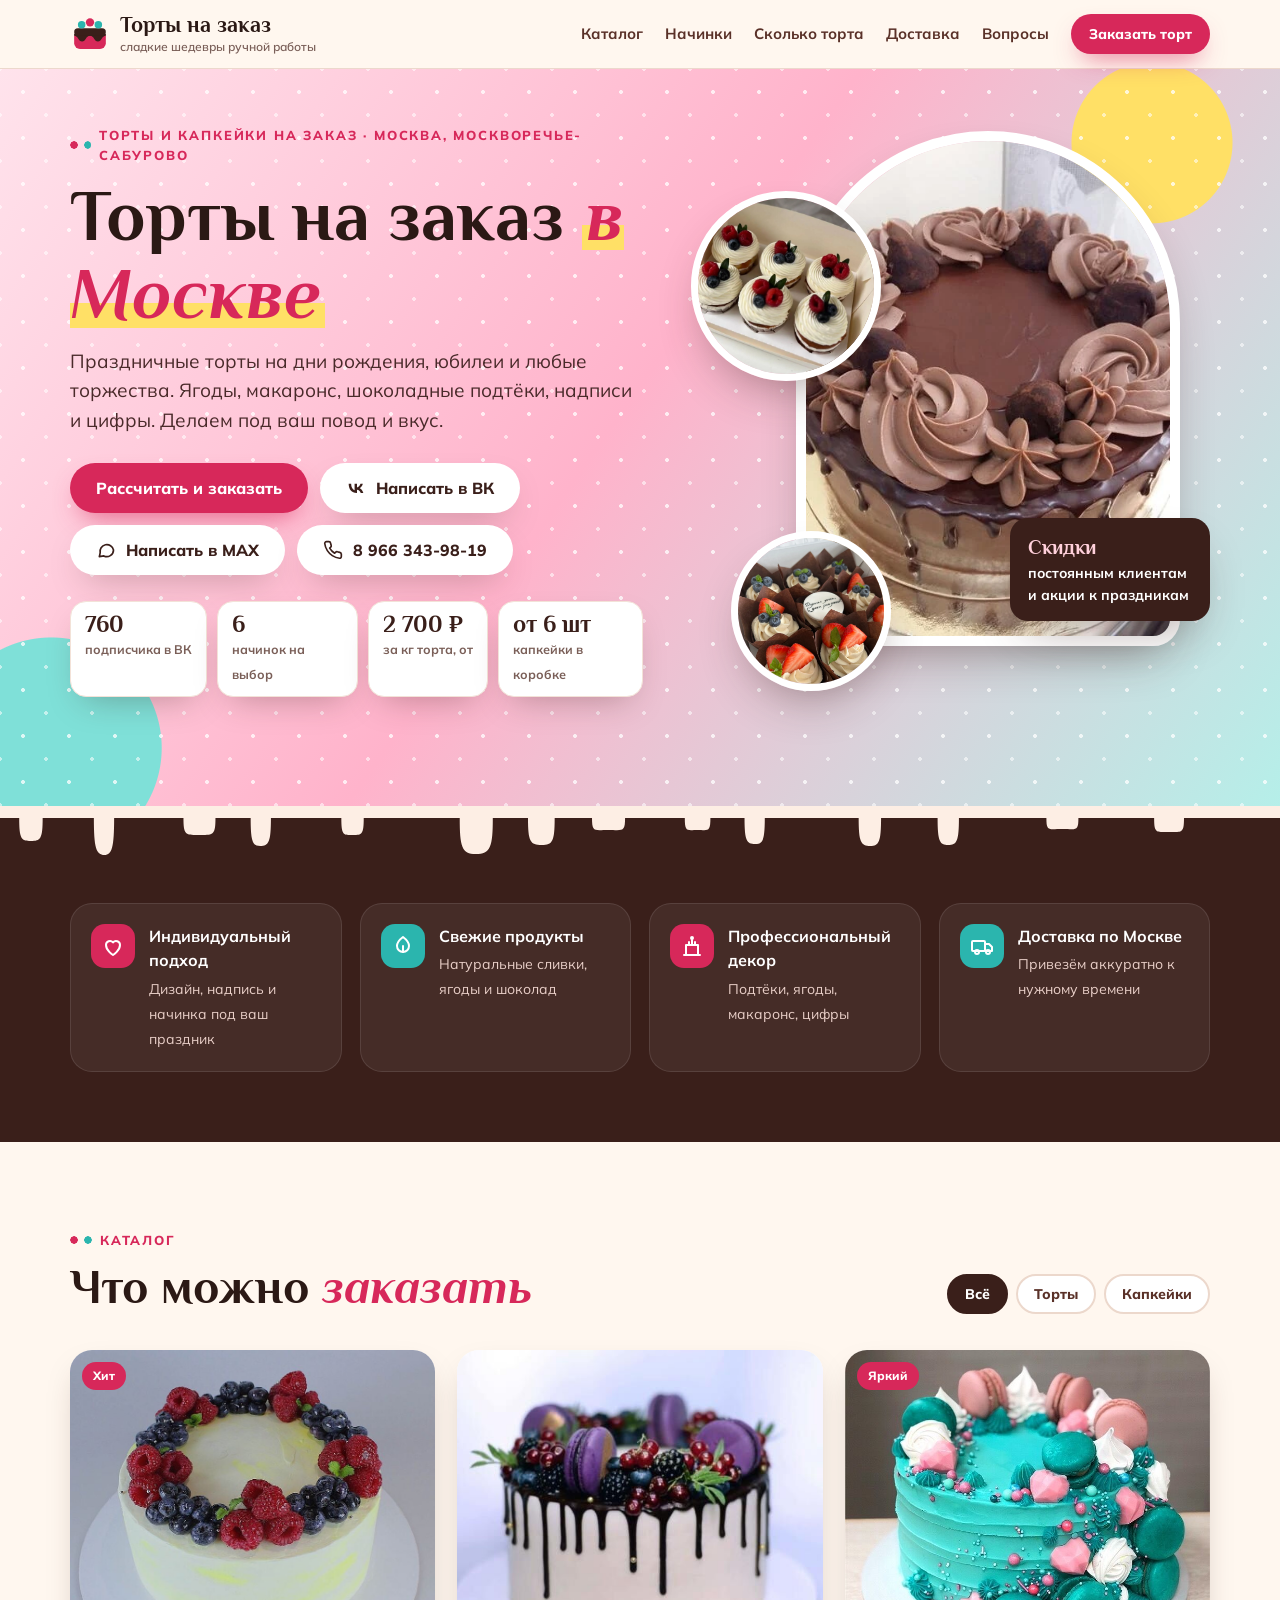
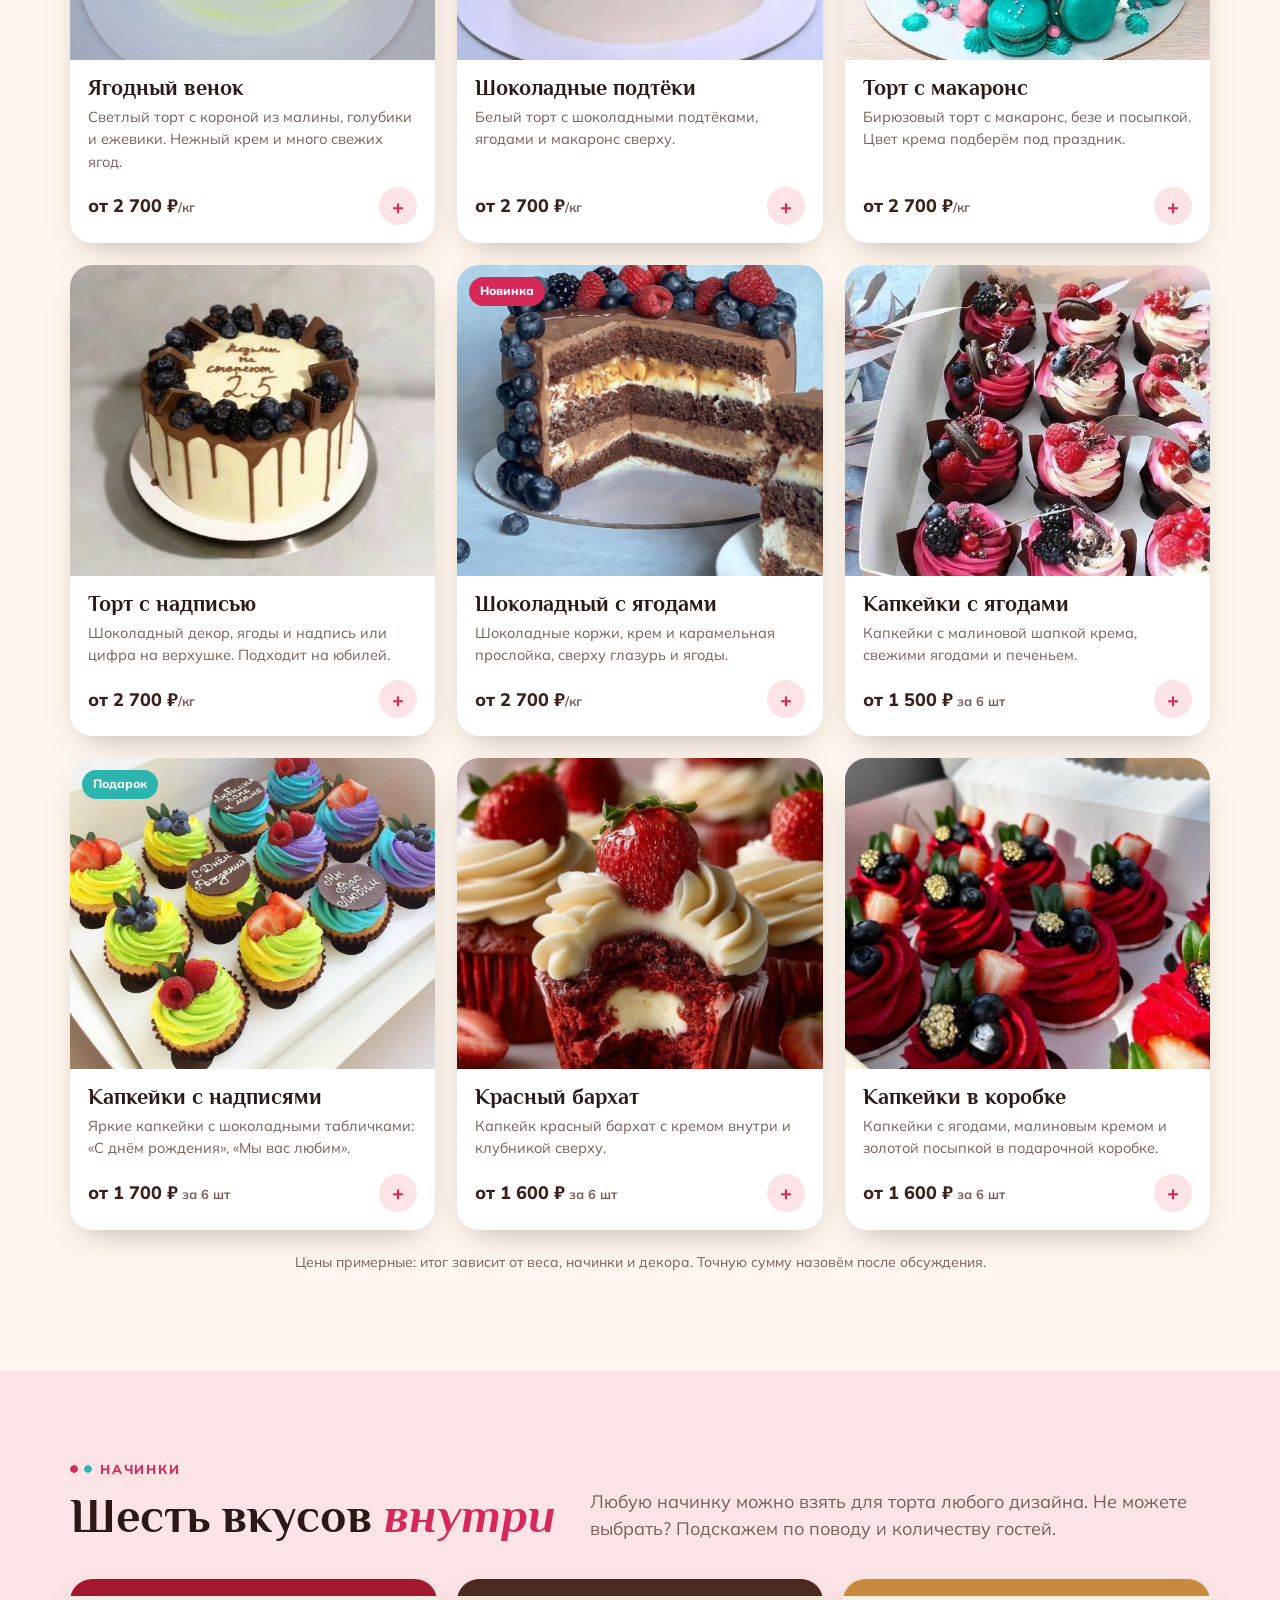
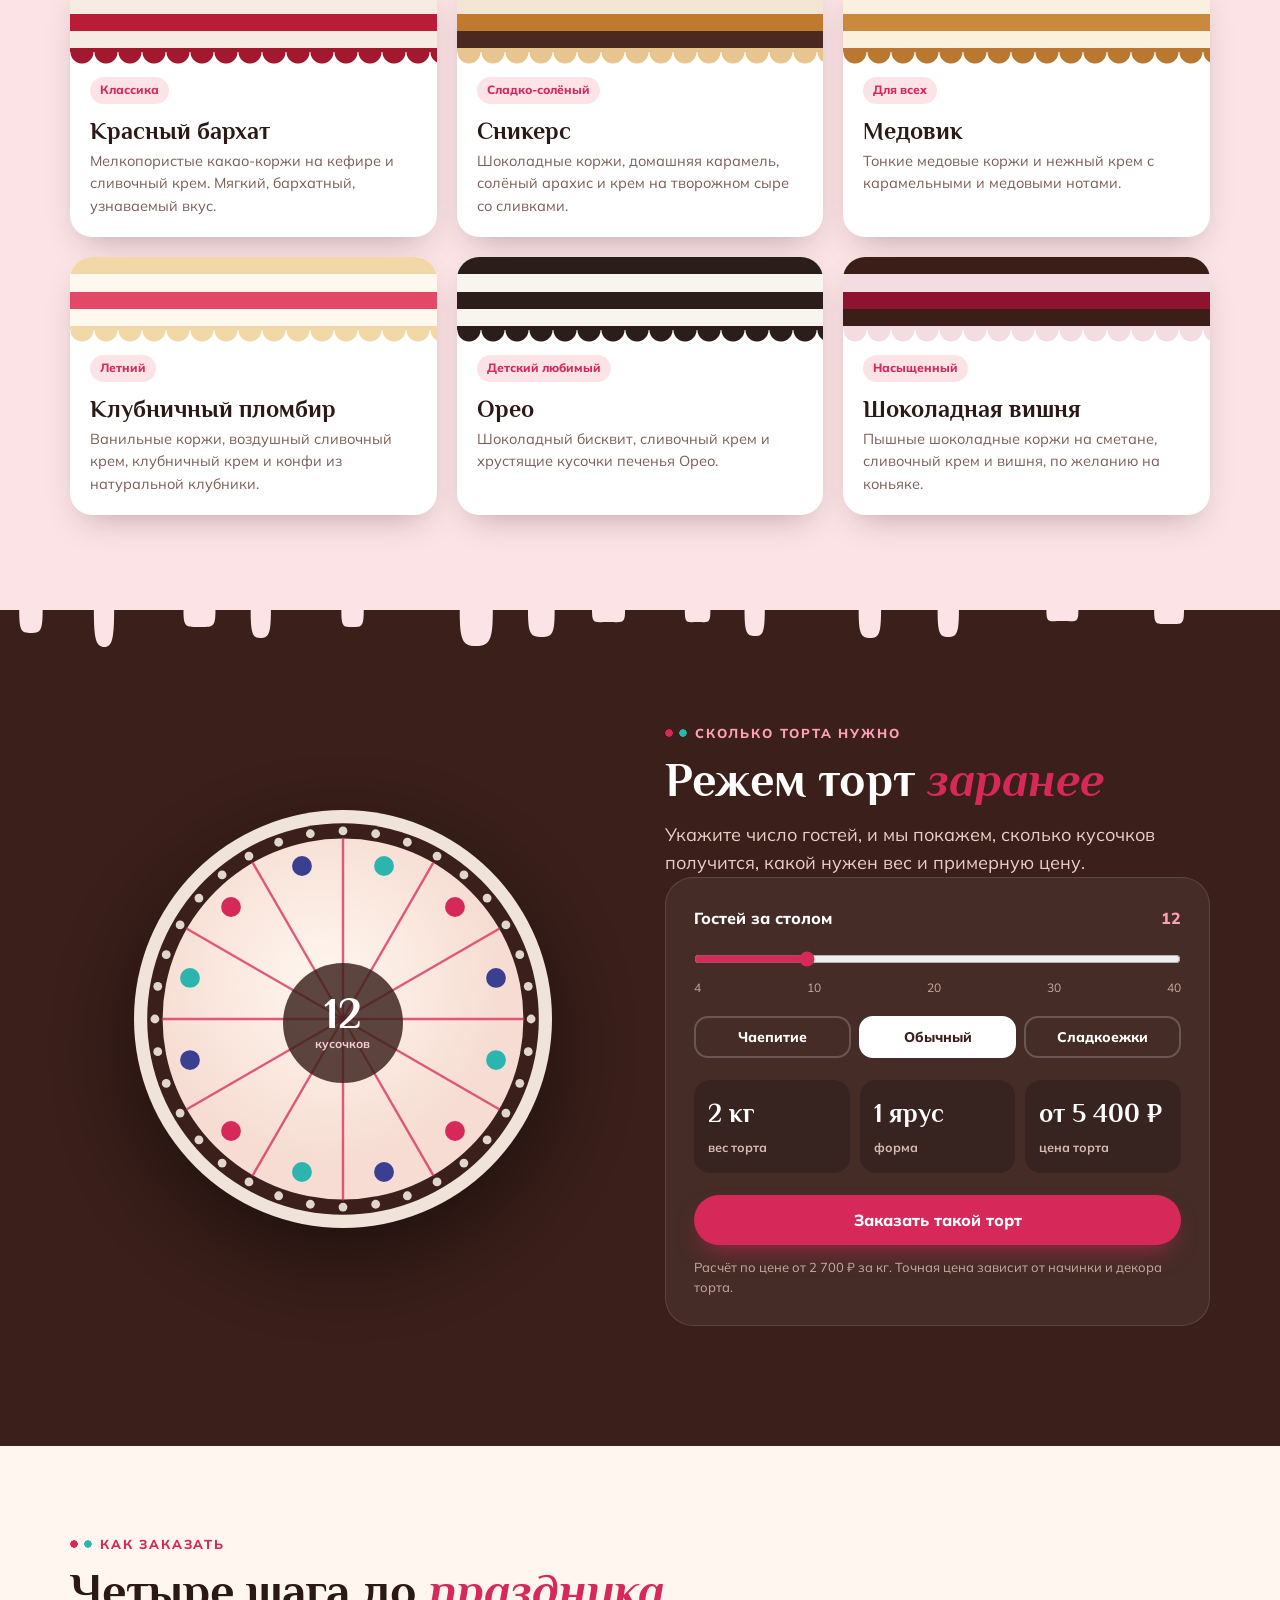
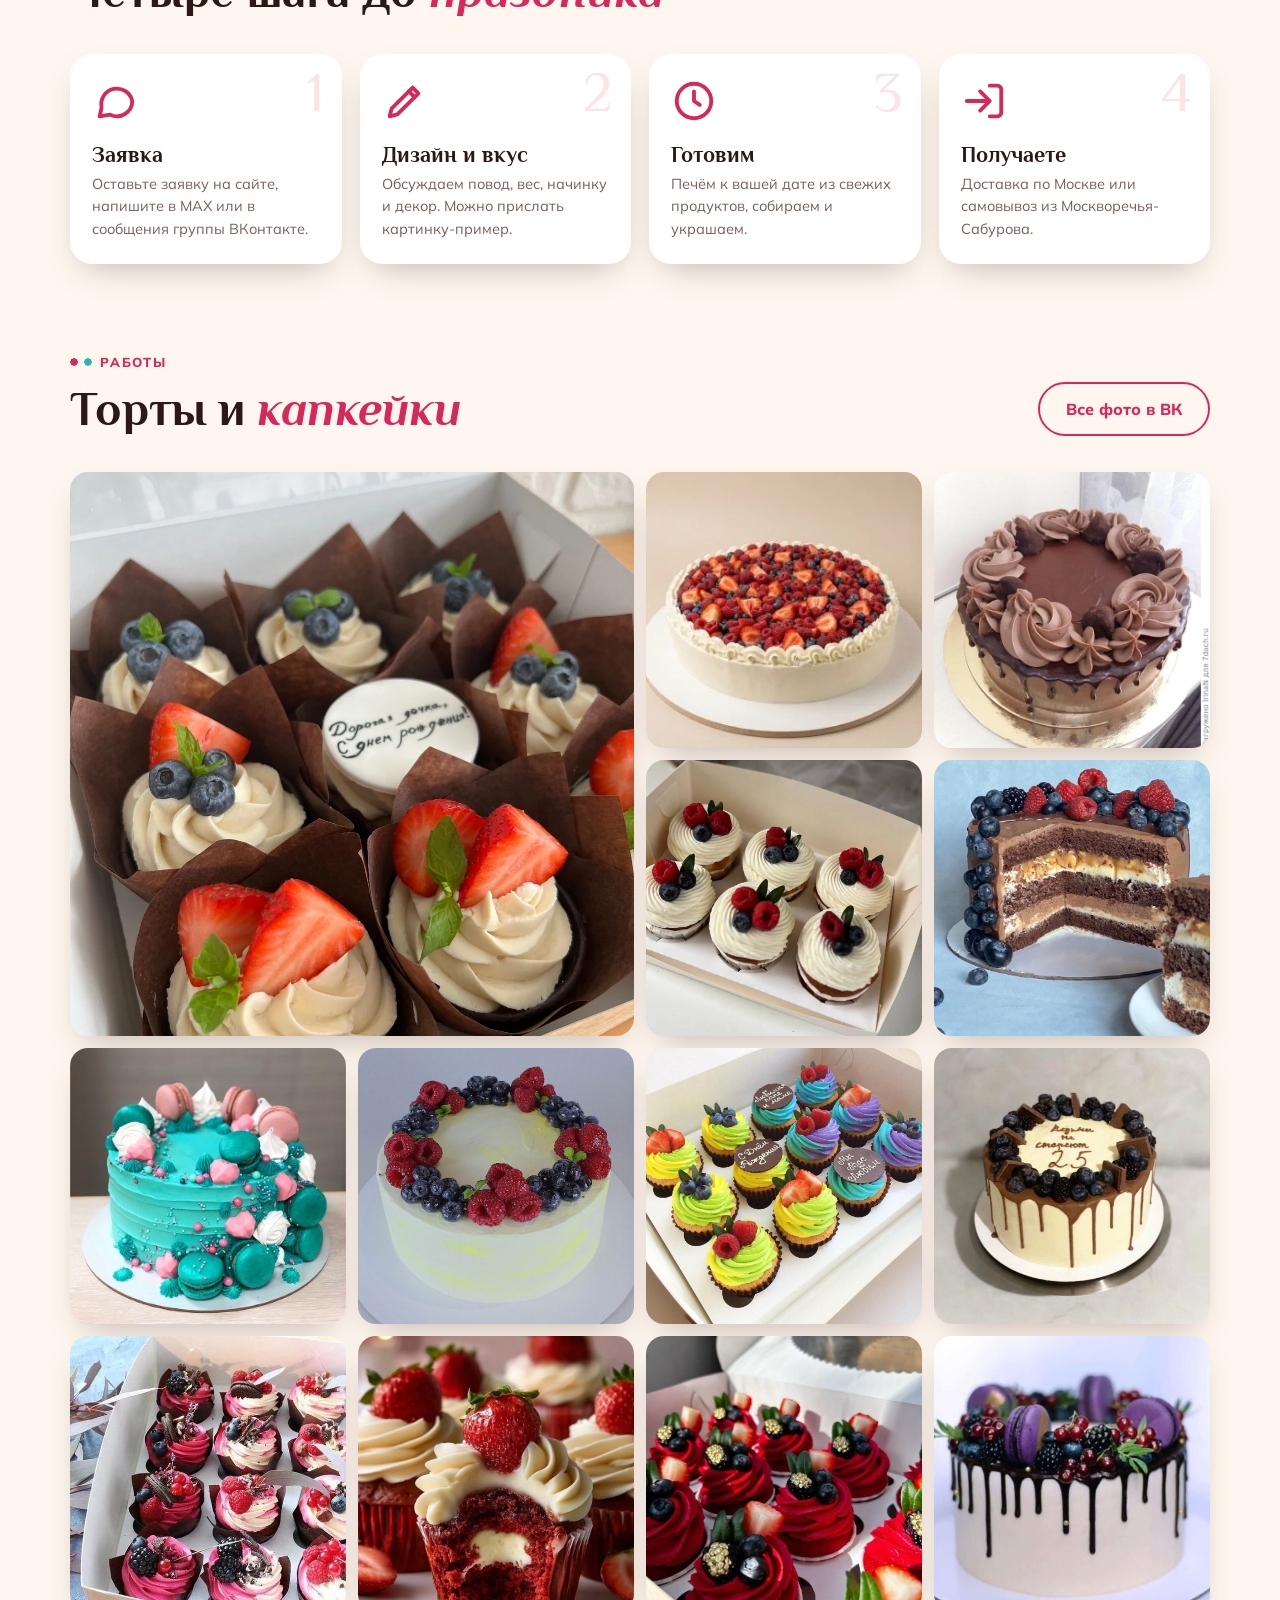
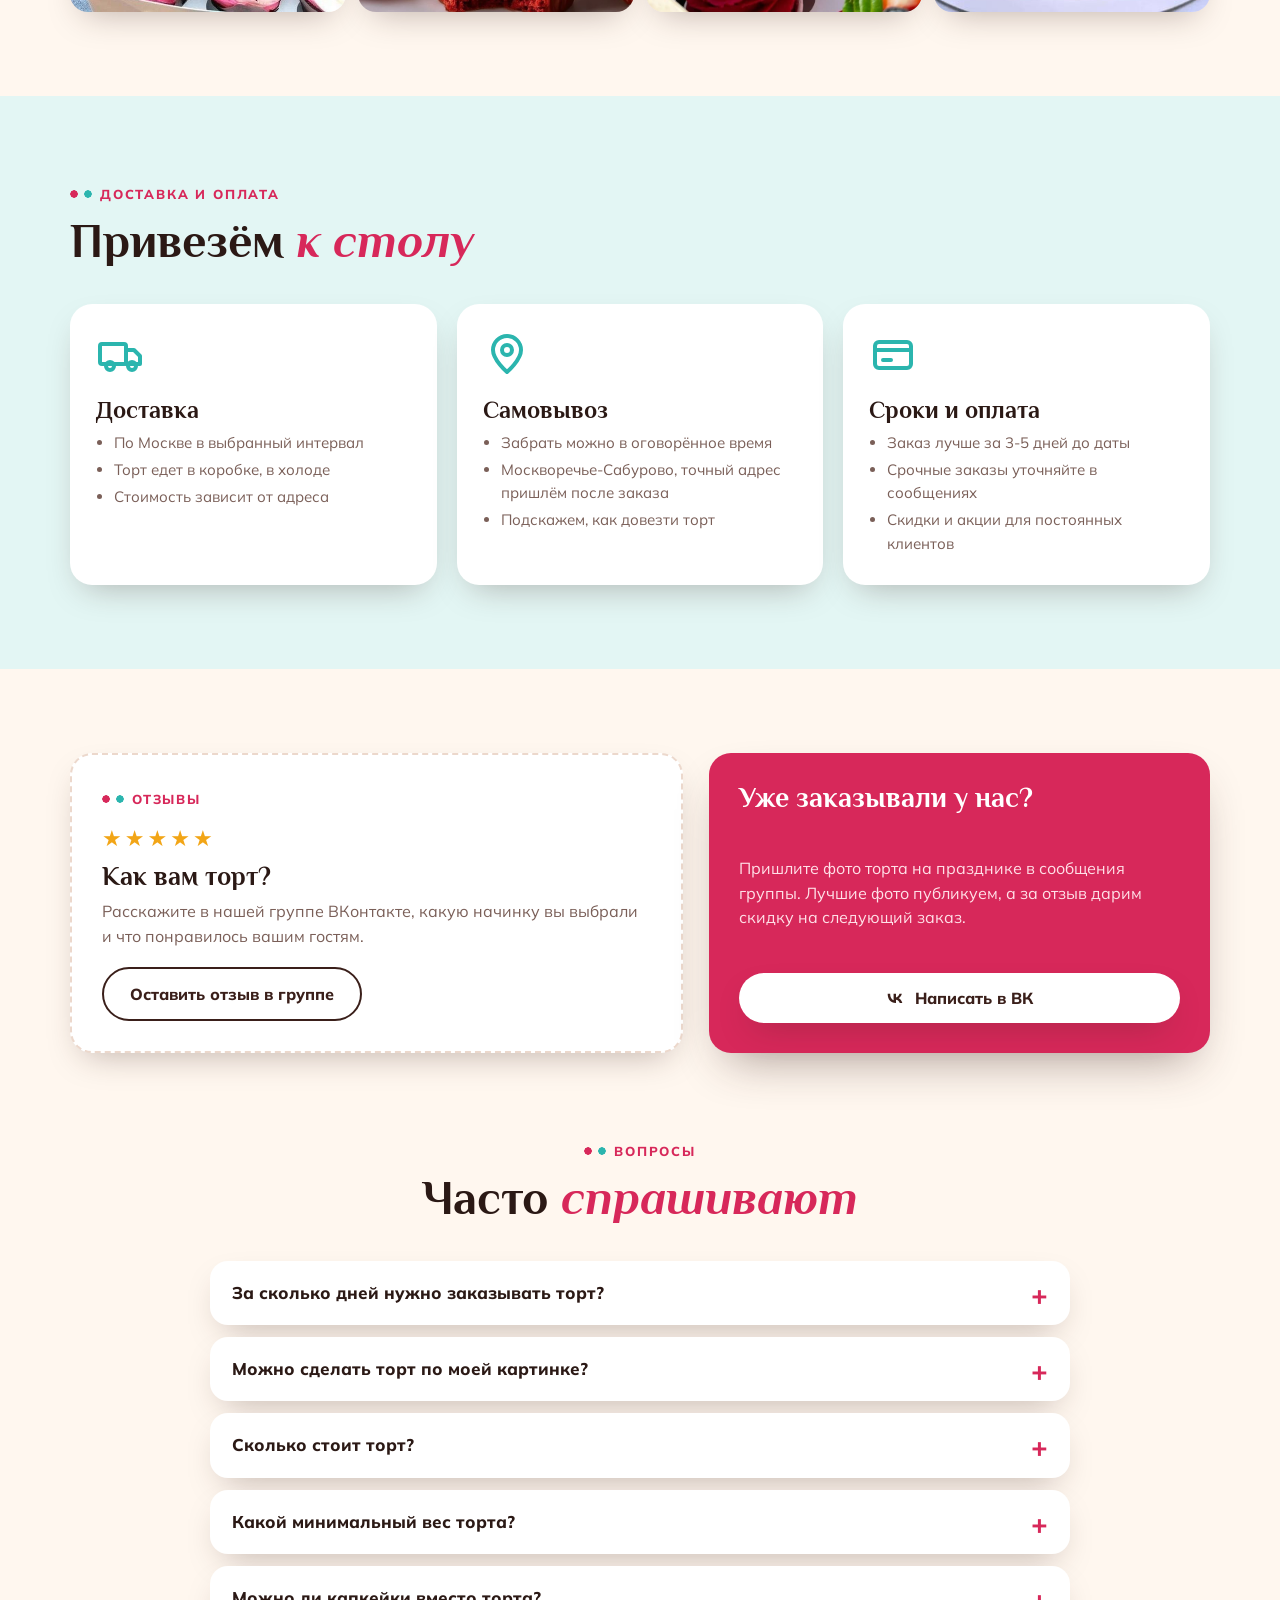
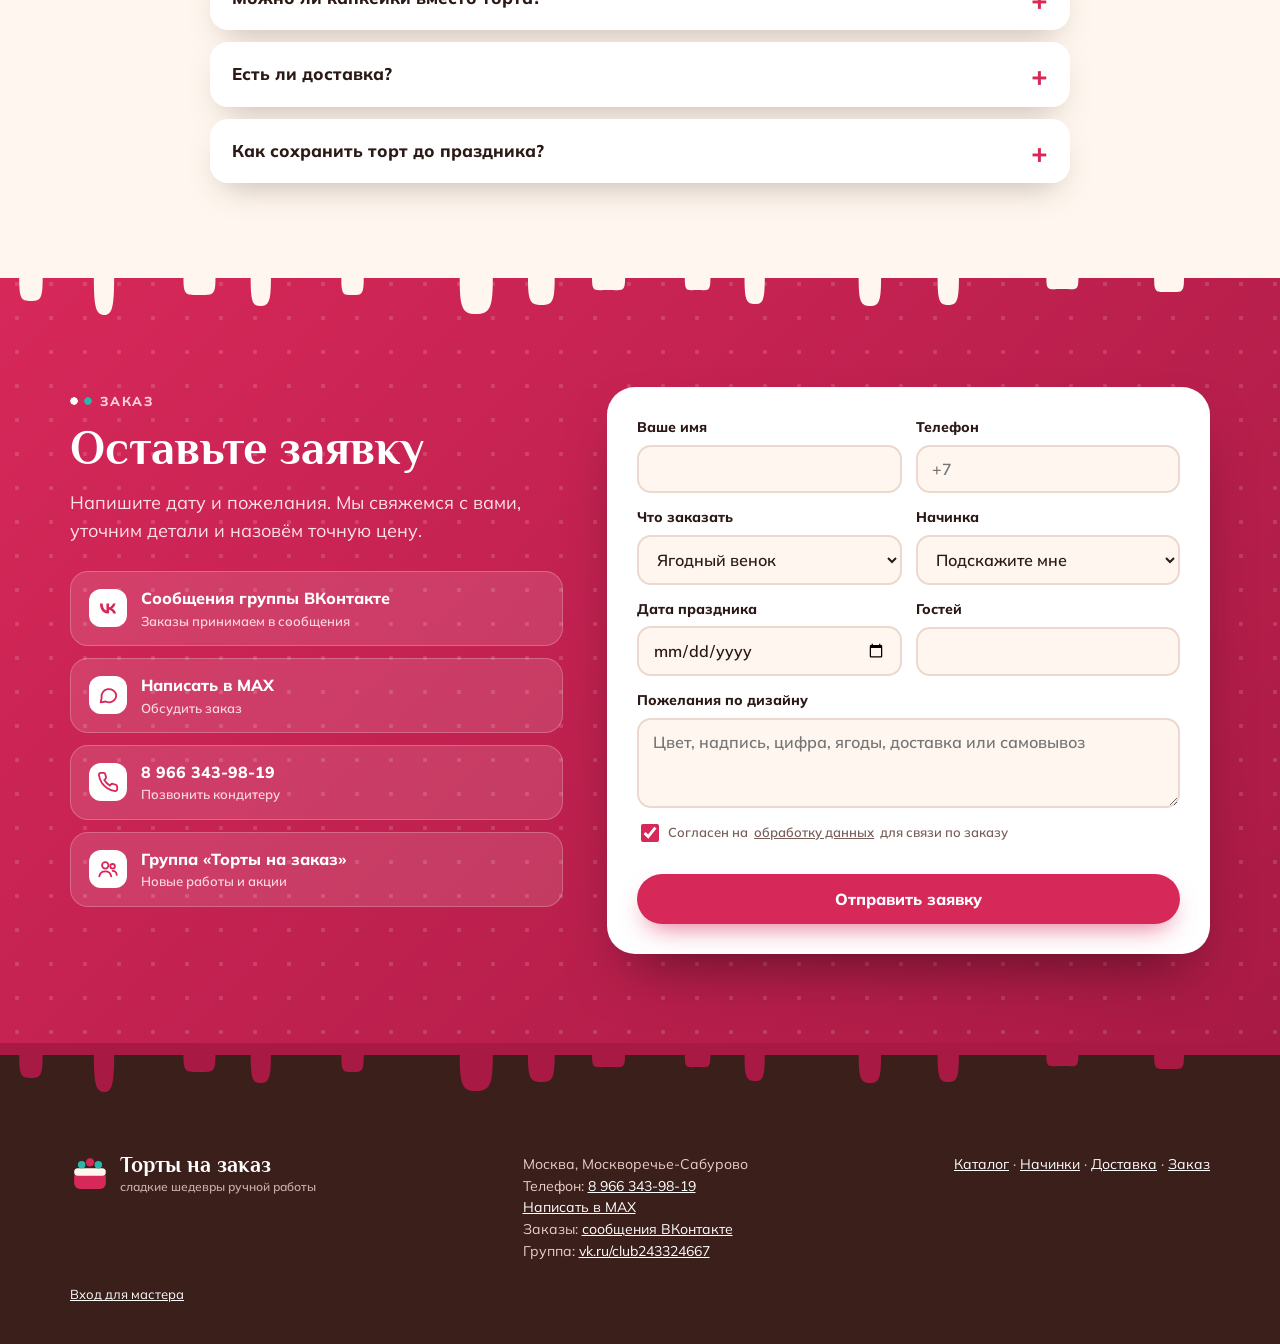
<file: index.html>
<!doctype html>
<html lang="ru">
<head>
<meta charset="utf-8">
<meta name="viewport" content="width=device-width,initial-scale=1">
<link rel="canonical" href="https://torty-saburovo.ru/">
<title>Торты и капкейки на заказ в Москве | Москворечье-Сабурово</title>
<meta name="description" content="Торты на заказ от 2 700 ₽/кг и наборы капкейков. Выберите одну из шести начинок и рассчитайте вес торта по числу гостей. Доставка по Москве, самовывоз в районе Москворечье-Сабурово.">
<link rel="preload" href="fonts/philosopher-n700-cyrillic.woff2" as="font" type="font/woff2" crossorigin>
<link rel="preload" href="fonts/mulish-n-cyrillic.woff2" as="font" type="font/woff2" crossorigin>
<link rel="stylesheet" href="fonts/fonts.css?v=2">
<link rel="stylesheet" href="style.css?v=3">
<link rel="icon" href="data:image/svg+xml,%3Csvg xmlns='http://www.w3.org/2000/svg' viewBox='0 0 64 64'%3E%3Crect x='8' y='26' width='48' height='30' rx='8' fill='%23d7285a'/%3E%3Cpath d='M8 34c6 0 6 8 12 8s6-8 12-8 6 8 12 8 6-8 12-8v-2H8z' fill='%233a1f1a'/%3E%3Ccircle cx='32' cy='16' r='8' fill='%232bb5ae'/%3E%3C/svg%3E">
<script>
(function(m,e,t,r,i,k,a){m[i]=m[i]||function(){(m[i].a=m[i].a||[]).push(arguments)};m[i].l=1*new Date();k=e.createElement(t);a=e.getElementsByTagName(t)[0];k.async=1;k.src=r;a.parentNode.insertBefore(k,a)})(window,document,"script","https://mc.yandex.ru/metrika/tag.js?id=114704759","ym");
ym(114704759,"init",{webvisor:true,clickmap:true,trackLinks:true,accurateTrackBounce:true});
</script>
<script>
document.write('<script src="data.js?t=' + Math.floor(Date.now() / 60000) + '"><\/script>');
</script>
</head>
<body>
<script>
try {
  if (Object.keys(window.SITE_DATA || {}).length || sessionStorage.getItem('saburovo-published')) {
    document.documentElement.classList.add('applying-data');
    const show = () => document.documentElement.classList.remove('applying-data');
    setTimeout(show, 4000);
    window.addEventListener('load', () => {
      try { if (typeof siteReady === 'undefined') show(); } catch { show(); }
    }, {once:true});
  }
} catch {}
</script>
<noscript><img src="https://mc.yandex.ru/watch/114704759" width="1" height="1" alt=""></noscript>
<svg width="0" height="0" style="position:absolute" aria-hidden="true">
 <symbol id="drip" viewBox="0 0 1200 56" preserveAspectRatio="none"><path d="M0 0H1200V12H1110C1110 27.6 1108 26 1096 26C1084 26 1082 27.6 1082 12H1011C1011 25.8 1009 23 996 23C983 23 981 25.8 981 12H899C899 35.4 897 39 889 39C881 39 879 35.4 879 12H826C826 36 824 40 816 40C807 40 805 36 805 12H717C717 34.8 715 38 708 38C700 38 698 34.8 698 12H666C666 26.4 664 24 654 24C644 24 642 26.4 642 12H586C586 26.4 584 24 570 24C557 24 555 26.4 555 12H520C520 35.4 518 39 508 39C497 39 495 35.4 495 12H462C462 40.8 460 48 446 48C433 48 431 40.8 431 12H341C341 29.4 339 29 330 29C322 29 320 29.4 320 12H254C254 36 252 40 244 40C237 40 235 36 235 12H202C202 29.4 200 29 187 29C174 29 172 29.4 172 12H107C107 41.4 105 49 98 49C90 49 88 41.4 88 12H40C40 33 38 35 29 35C20 35 18 33 18 12H0Z"/></symbol>
 <symbol id="i-vk" viewBox="0 0 24 24"><path fill="currentColor" d="M12.8 18c-6 0-9.5-4.1-9.6-11h3c.1 5 2.3 7.2 4.1 7.6V7h2.9v4.3c1.7-.2 3.6-2.2 4.2-4.3h2.8c-.5 2.7-2.4 4.6-3.8 5.4 1.4.7 3.6 2.4 4.4 5.6h-3.1c-.7-2.1-2.4-3.8-4.5-4V18z"/></symbol>
 <symbol id="i-phone" viewBox="0 0 24 24"><path fill="none" stroke="currentColor" stroke-width="2" stroke-linecap="round" stroke-linejoin="round" d="M22 16.9v3a2 2 0 0 1-2.2 2 19.8 19.8 0 0 1-8.6-3.1 19.5 19.5 0 0 1-6-6A19.8 19.8 0 0 1 2.1 4.2 2 2 0 0 1 4.1 2h3a2 2 0 0 1 2 1.7c.1.9.4 1.8.7 2.7a2 2 0 0 1-.5 2.1L8 9.8a16 16 0 0 0 6 6l1.3-1.3a2 2 0 0 1 2.1-.4c.9.3 1.8.6 2.7.7a2 2 0 0 1 1.7 2z"/></symbol>
 <symbol id="i-msg" viewBox="0 0 24 24"><path fill="none" stroke="currentColor" stroke-width="2" stroke-linecap="round" stroke-linejoin="round" d="M21 12a8 8 0 0 1-11.6 7.1L4 20l1-4.6A8 8 0 1 1 21 12z"/></symbol>
</svg>


<header class="hdr">
 <div class="wrap">
  <a class="logo" href="#top" aria-label="Торты на заказ, наверх">
   <svg viewBox="0 0 48 48" aria-hidden="true"><rect x="5" y="20" width="38" height="22" rx="7" fill="#d7285a"/><path d="M5 26c5 0 5 7 9.5 7S19 26 24 26s5 7 9.5 7S38 26 43 26v-2H5z" fill="#3a1f1a"/><rect x="5" y="17" width="38" height="9" rx="4.5" fill="#3a1f1a"/><circle cx="14" cy="13" r="4.5" fill="#2bb5ae"/><circle cx="24" cy="10" r="5" fill="#d7285a"/><circle cx="34" cy="13" r="4.5" fill="#2bb5ae"/></svg>
   <span><x-t data-tk="x-t145xxwn">Торты на заказ</x-t><small data-tk="smallkgl7z5">сладкие шедевры ручной работы</small></span>
  </a>
  <nav class="nav" aria-label="Разделы">
   <a href="#menu" data-tk="a1e9iw7f">Каталог</a><a href="#fillings" data-tk="awfguiw">Начинки</a><a href="#calc" data-tk="asvt5od">Сколько торта</a><a href="#delivery" data-tk="a4xi8g4">Доставка</a><a href="#faq" data-tk="al7nxr6">Вопросы</a>
  </nav>
  <a class="btn btn-r" href="#order" data-tk="ab78rj3">Заказать торт</a>
  <button class="burger" id="burger" aria-label="Меню" aria-expanded="false" aria-controls="mnav"><span></span><span></span><span></span></button>
 </div>
</header>
<nav class="mnav" id="mnav" hidden aria-label="Меню">
 <a href="#menu" data-tk="a1e9iw7f_2">Каталог</a><a href="#fillings" data-tk="awfguiw_2">Начинки</a><a href="#calc" data-tk="a1t6j4nq">Сколько торта нужно</a><a href="#works" data-tk="a1dcpa43">Работы</a><a href="#delivery" data-tk="awemrdw">Доставка и оплата</a><a href="#faq" data-tk="al7nxr6_2">Вопросы</a><a href="#order" data-tk="a1wn5orl">Заказать</a>
</nav>

<main id="top">
<section class="hero">
 <div class="wrap">
  <div>
   <div class="kicker" data-tk="divjpyo9o">Торты и капкейки на заказ · Москва, Москворечье-Сабурово</div>
   <h1><x-t data-tk="x-t145xxwn_2">Торты на заказ</x-t> <em data-tk="em1j177jd">в Москве</em></h1>
   <p class="lead" data-tk="pck5off">Праздничные торты на дни рождения, юбилеи и любые торжества. Ягоды, макаронс, шоколадные подтёки, надписи и цифры. Делаем под ваш повод и вкус.</p>
   <div class="hero-cta">
    <a class="btn btn-r" href="#order" data-tk="a1jhw25m">Рассчитать и заказать</a>
    <a class="btn btn-w" href="https://vk.me/club243324667" target="_blank" rel="noopener"><svg><use href="#i-vk"/></svg><x-t data-tk="x-tpmtqoa">Написать в ВК</x-t></a>
    <a class="btn btn-w" href="https://max.ru/u/f9LHodD0cOJwWjHxovNCDzY8B2bf6vn-MfQ-qfauGo-uVNNt6kenw4cKOT0" target="_blank" rel="noopener"><svg><use href="#i-msg"/></svg><x-t data-tk="x-t1slmgqe">Написать в MAX</x-t></a>
    <a class="btn btn-w" href="tel:+79663439819"><svg><use href="#i-phone"/></svg><span data-phone>8 966 343-98-19</span></a>
   </div>
   <div class="chips">
    <div class="chip"><b data-tk="b3749jp">563</b><span data-tk="span14s8a1l">подписчика в ВК</span></div>
    <div class="chip"><b data-tk="b3t03">6</b><span data-tk="span8ekgnp">начинок на выбор</span></div>
    <div class="chip"><b data-kg>2&nbsp;700&nbsp;₽</b><span data-tk="spanstvyhh">за кг торта, от</span></div>
    <div class="chip"><b data-tk="bcez2at">от 6 шт</b><span data-tk="span1nrj8mq">капкейки в коробке</span></div>
   </div>
  </div>
  <div class="hero-pics">
   <div class="hp-main"><img data-ik="hero-main" src="img/chocolate-cake.webp" alt="Шоколадный торт с глазурью и розетками крема" fetchpriority="high"></div>
   <div class="hp-a"><img data-ik="hero-a" src="img/cupcakes-raspberries.webp" alt="Шесть капкейков со светлым кремом и ягодами"></div>
   <div class="hp-b"><img data-ik="hero-b" src="img/cupcakes-strawberries.webp" alt="Подарочный набор капкейков с клубникой"></div>
   <div class="hp-tag"><b data-tk="b1cyyp68">Скидки</b><x-t data-tk="x-tgbjg7j">постоянным клиентам и акции к праздникам</x-t></div>
  </div>
 </div>
</section>

<section class="ben" aria-label="Почему мы">
 <div class="drip top" style="color:var(--cream2)"><svg fill="currentColor"><use href="#drip"/></svg></div>
 <div class="wrap grid">
  <div class="ben-i"><svg viewBox="0 0 24 24" fill="none" stroke="currentColor" stroke-width="2" stroke-linecap="round" stroke-linejoin="round"><path d="M12 21s-7-4.4-7-10a4 4 0 0 1 7-2.6A4 4 0 0 1 19 11c0 5.6-7 10-7 10z"/></svg><div><b data-tk="b1dd60tf">Индивидуальный подход</b><span data-tk="span17wmqro">Дизайн, надпись и начинка под ваш праздник</span></div></div>
  <div class="ben-i"><svg viewBox="0 0 24 24" fill="none" stroke="currentColor" stroke-width="2" stroke-linecap="round" stroke-linejoin="round"><path d="M12 3c4 3 6 6 6 9a6 6 0 0 1-12 0c0-3 2-6 6-9z"/><path d="M12 12v6"/></svg><div><b data-tk="bnwcqkd">Свежие продукты</b><span data-tk="span1bd2wpn">Натуральные сливки, ягоды и шоколад</span></div></div>
  <div class="ben-i"><svg viewBox="0 0 24 24" fill="none" stroke="currentColor" stroke-width="2" stroke-linecap="round" stroke-linejoin="round"><path d="M4 21h16M6 21V11h12v10M9 11V8m3 3V6m3 5V8"/><circle cx="12" cy="4" r="1"/></svg><div><b data-tk="b1a7onz7">Профессиональный декор</b><span data-tk="span16257et">Подтёки, ягоды, макаронс, цифры</span></div></div>
  <div class="ben-i"><svg viewBox="0 0 24 24" fill="none" stroke="currentColor" stroke-width="2" stroke-linecap="round" stroke-linejoin="round"><rect x="2" y="7" width="13" height="10" rx="1"/><path d="M15 10h4l3 3v4h-7"/><circle cx="7" cy="18" r="2"/><circle cx="18" cy="18" r="2"/></svg><div><b data-tk="b1lwr1dn">Доставка по Москве</b><span data-tk="spanhcyta0">Привезём аккуратно к нужному времени</span></div></div>
 </div>
</section>

<section class="sec" id="menu">
 <div class="wrap">
  <div class="sec-head">
   <div><div class="kicker" data-tk="div1e9iw7f">Каталог</div><h2><x-t data-tk="x-toi88uh">Что можно</x-t> <em data-tk="emzddzup">заказать</em></h2></div>
   <div class="filters" role="group" aria-label="Фильтр">
    <button class="on" data-f="all" data-tk="button36i093">Всё</button><button data-f="cake" data-tk="button1h700ts">Торты</button><button data-f="cup" data-tk="button10qtjqc">Капкейки</button>
   </div>
  </div>
  <div class="cards" id="cards"></div>
  <p class="note" data-tk="pkti3un">Цены примерные: итог зависит от веса, начинки и декора. Точную сумму назовём после обсуждения.</p>
 </div>
</section>

<section class="sec fill" id="fillings">
 <div class="wrap">
  <div class="sec-head"><div><div class="kicker" data-tk="divwfguiw">Начинки</div><h2><x-t data-tk="x-t17jlldd">Шесть вкусов</x-t> <em data-tk="emkbxeab">внутри</em></h2></div><p class="lead" data-tk="p1veaeyn">Любую начинку можно взять для торта любого дизайна. Не можете выбрать? Подскажем по поводу и количеству гостей.</p></div>
  <div class="fgrid" id="fgrid"></div>
 </div>
</section>

<section class="slicer" id="calc">
 <div class="drip top" style="color:var(--blush)"><svg fill="currentColor"><use href="#drip"/></svg></div>
 <div class="wrap sl">
  <div class="sl-vis">
   <svg id="cakeSvg" viewBox="0 0 400 400" role="img" aria-label="Торт, разделённый на кусочки"></svg>
   <div class="sl-num"><div><b id="slN">12</b><span data-tk="spanz5lg36">кусочков</span></div></div>
  </div>
  <div>
   <div class="kicker" data-tk="div1t6j4nq">Сколько торта нужно</div>
   <h2><x-t data-tk="x-t1jj7pwx">Режем торт</x-t> <em data-tk="em167x98v">заранее</em></h2>
   <p class="lead" data-tk="p4b501w">Укажите число гостей, и мы покажем, сколько кусочков получится, какой нужен вес и примерную цену.</p>
   <div class="sl-ctl">
    <label for="guests"><x-t data-tk="x-tdcrin8">Гостей за столом</x-t> <output id="gOut">12</output></label>
    <input type="range" id="guests" min="4" max="40" value="12" step="1">
    <div class="sl-steps"><span data-tk="span3t01">4</span><span data-tk="span3hl44">10</span><span data-tk="span3hl53">20</span><span data-tk="span3hl5y">30</span><span data-tk="span3hkzl">40</span></div>
    <div class="seg" role="group" aria-label="Размер кусочка">
     <button data-p="0.12" data-tk="button35n8dr">Чаепитие</button><button class="on" data-p="0.15" data-tk="buttonwi91yh">Обычный</button><button data-p="0.2" data-tk="button1pqulb2">Сладкоежки</button>
    </div>
    <div class="sl-res">
     <div><b id="rW">2 кг</b><span data-tk="span12o8s4t">вес торта</span></div>
     <div><b id="rT">1 ярус</b><span data-tk="span1hsh4r7">форма</span></div>
     <div><b id="rP">от 5 400 ₽</b><span data-tk="span1r8gk51">цена торта</span></div>
    </div>
    <a class="btn btn-r" href="#order" id="calcOrder" style="width:100%" data-tk="aazz0ls">Заказать такой торт</a>
    <p class="sl-hint"><x-t data-tk="x-tieqih2">Расчёт по цене от</x-t> <span data-kg>2 700 ₽</span> <x-t data-tk="x-t3rs7wo">за кг. Точная цена зависит от начинки и декора торта.</x-t></p>
   </div>
  </div>
 </div>
</section>

<section class="sec" id="how">
 <div class="wrap">
  <div class="sec-head"><div><div class="kicker" data-tk="div8v8i7l">Как заказать</div><h2><x-t data-tk="x-tdyqph6">Четыре шага до</x-t> <em data-tk="em1qzhe1y">праздника</em></h2></div></div>
  <div class="steps">
   <div class="step"><svg viewBox="0 0 24 24" fill="none" stroke="currentColor" stroke-width="2" stroke-linecap="round" stroke-linejoin="round"><use href="#i-msg"/></svg><h3 data-tk="h310kpjbp">Заявка</h3><p data-tk="p182s7i1">Оставьте заявку на сайте, напишите в MAX или в сообщения группы ВКонтакте.</p></div>
   <div class="step"><svg viewBox="0 0 24 24" fill="none" stroke="currentColor" stroke-width="2" stroke-linecap="round" stroke-linejoin="round"><path d="M4 20l4-1L19 8l-3-3L5 16z"/><path d="M14 7l3 3"/></svg><h3 data-tk="h31gybm60">Дизайн и вкус</h3><p data-tk="pjp0h0k">Обсуждаем повод, вес, начинку и декор. Можно прислать картинку-пример.</p></div>
   <div class="step"><svg viewBox="0 0 24 24" fill="none" stroke="currentColor" stroke-width="2" stroke-linecap="round" stroke-linejoin="round"><circle cx="12" cy="12" r="9"/><path d="M12 7v5l3 2"/></svg><h3 data-tk="h31nfl0le">Готовим</h3><p data-tk="pbyyk1z">Печём к вашей дате из свежих продуктов, собираем и украшаем.</p></div>
   <div class="step"><svg viewBox="0 0 24 24" fill="none" stroke="currentColor" stroke-width="2" stroke-linecap="round" stroke-linejoin="round"><path d="M3 12h11M10 7l5 5-5 5"/><path d="M15 4h4a2 2 0 0 1 2 2v12a2 2 0 0 1-2 2h-4"/></svg><h3 data-tk="h3179g9gp">Получаете</h3><p data-tk="p9eui6e">Доставка по Москве или самовывоз из Москворечья-Сабурова.</p></div>
  </div>
 </div>
</section>

<section class="sec" id="works" style="padding-top:0">
 <div class="wrap">
  <div class="sec-head"><div><div class="kicker" data-tk="div1dcpa43">Работы</div><h2><x-t data-tk="x-t12kw9bc">Торты и</x-t> <em data-tk="em1tepft0">капкейки</em></h2></div><a class="btn btn-o" href="https://vk.ru/club243324667" target="_blank" rel="noopener" style="color:var(--rasp)" data-tk="a1nlkccf">Все фото в ВК</a></div>
  <div class="gal" id="gal"></div>
 </div>
</section>

<section class="sec dlv" id="delivery">
 <div class="wrap">
  <div class="sec-head"><div><div class="kicker" data-tk="divwemrdw">Доставка и оплата</div><h2><x-t data-tk="x-t18cka8v">Привезём</x-t> <em data-tk="emledyxm">к столу</em></h2></div></div>
  <div class="dgrid">
   <div class="d"><svg viewBox="0 0 24 24" fill="none" stroke="currentColor" stroke-width="2" stroke-linecap="round" stroke-linejoin="round"><rect x="2" y="7" width="13" height="10" rx="1"/><path d="M15 10h4l3 3v4h-7"/><circle cx="7" cy="18" r="2"/><circle cx="18" cy="18" r="2"/></svg><h3>Доставка</h3><ul><li>По Москве в выбранный интервал</li><li>Торт едет в коробке, в холоде</li><li>Стоимость зависит от адреса</li></ul></div>
   <div class="d"><svg viewBox="0 0 24 24" fill="none" stroke="currentColor" stroke-width="2" stroke-linecap="round" stroke-linejoin="round"><path d="M12 21s-7-6-7-11a7 7 0 0 1 14 0c0 5-7 11-7 11z"/><circle cx="12" cy="10" r="2.5"/></svg><h3>Самовывоз</h3><ul><li>Забрать можно в оговорённое время</li><li>Москворечье-Сабурово, точный адрес пришлём после заказа</li><li>Подскажем, как довезти торт</li></ul></div>
   <div class="d"><svg viewBox="0 0 24 24" fill="none" stroke="currentColor" stroke-width="2" stroke-linecap="round" stroke-linejoin="round"><rect x="3" y="6" width="18" height="13" rx="2"/><path d="M3 10h18M7 15h4"/></svg><h3>Сроки и оплата</h3><ul><li>Заказ лучше за 3-5 дней до даты</li><li>Срочные заказы уточняйте в сообщениях</li><li>Скидки и акции для постоянных клиентов</li></ul></div>
  </div>
 </div>
</section>

<section class="sec" id="reviews">
 <div class="wrap rev">
  <div class="rev-box">
   <div class="kicker" data-tk="divet04xo">Отзывы</div>
   <div class="stars" aria-hidden="true">★★★★★</div>
   <h3 data-tk="h3194zxqi">Как вам торт?</h3>
   <p data-tk="p1htzxp5">Расскажите в нашей группе ВКонтакте, какую начинку вы выбрали и что понравилось вашим гостям.</p>
   <a class="btn btn-o" href="https://vk.ru/club243324667" target="_blank" rel="noopener" style="color:var(--choc)" data-tk="a64t0jt">Оставить отзыв в группе</a>
  </div>
  <div class="rev-side">
   <h3 data-tk="h315q7pd1">Уже заказывали у нас?</h3>
   <p data-tk="ppkmku6">Пришлите фото торта на празднике в сообщения группы. Лучшие фото публикуем, а за отзыв дарим скидку на следующий заказ.</p>
   <a class="btn btn-w" href="https://vk.me/club243324667" target="_blank" rel="noopener"><svg><use href="#i-vk"/></svg><x-t data-tk="x-tpmtqoa_2">Написать в ВК</x-t></a>
  </div>
 </div>
 <div class="wrap" id="reviewList" hidden></div>
</section>

<section class="sec" id="faq" style="padding-top:0">
 <div class="wrap">
  <div class="sec-head" style="justify-content:center;text-align:center"><div><div class="kicker" data-tk="divl7nxr6">Вопросы</div><h2><x-t data-tk="x-t1h3jukv">Часто</x-t> <em data-tk="em9qjuvp">спрашивают</em></h2></div></div>
  <div class="faq">
   <details><summary>За сколько дней нужно заказывать торт?</summary><p>Лучше за 3-5 дней, на выходные и праздники ещё раньше. Если торт нужен срочно, напишите в сообщения: проверим, есть ли свободное окно.</p></details>
   <details><summary>Можно сделать торт по моей картинке?</summary><p>Да. Пришлите фото-пример, и мы предложим похожий дизайн под ваш вес и начинку. Надпись, цифру или имя добавим без проблем.</p></details>
   <details><summary>Сколько стоит торт?</summary><p>От 2 700 ₽ за кг. Итоговая цена зависит от начинки и декора, точную назовём после обсуждения дизайна.</p></details>
   <details><summary>Какой минимальный вес торта?</summary><p>От 1 кг. Для расчёта на гостей воспользуйтесь блоком «Сколько торта нужно» выше: в среднем 150 г на человека.</p></details>
   <details><summary>Можно ли капкейки вместо торта?</summary><p>Да, капкейки собираем в коробки от 6 штук. Их удобно раздать гостям, можно сделать набор с надписями.</p></details>
   <details><summary>Есть ли доставка?</summary><p>Да, доставляем по Москве в удобный интервал. Стоимость зависит от адреса, назовём её при оформлении. Можно забрать самостоятельно в районе Москворечье-Сабурово.</p></details>
   <details><summary>Как сохранить торт до праздника?</summary><p>В холодильнике при +2...+6 °C, в коробке. Достаньте торт за 20-30 минут до подачи, так вкус и крем раскроются лучше.</p></details>
  </div>
 </div>
</section>

<section class="sec order" id="order">
 <div class="drip top" style="color:var(--cream)"><svg fill="currentColor"><use href="#drip"/></svg></div>
 <div class="wrap ord">
  <div>
   <div class="kicker" data-tk="div1grk9j3">Заказ</div>
   <h2 data-tk="h21eqfijm">Оставьте заявку</h2>
   <p class="lead" data-tk="pmgdi1f">Напишите дату и пожелания. Мы свяжемся с вами, уточним детали и назовём точную цену.</p>
   <div class="contacts">
    <a href="https://vk.me/club243324667" target="_blank" rel="noopener"><svg><use href="#i-vk"/></svg><div><x-t data-tk="x-t1rbfcz0">Сообщения группы ВКонтакте</x-t><span data-tk="span1xbdg07">Заказы принимаем в сообщения</span></div></a>
    <a href="https://max.ru/u/f9LHodD0cOJwWjHxovNCDzY8B2bf6vn-MfQ-qfauGo-uVNNt6kenw4cKOT0" target="_blank" rel="noopener"><svg><use href="#i-msg"/></svg><div><x-t data-tk="x-t1slmgqe_2">Написать в MAX</x-t><span data-tk="span1bk8ky8">Обсудить заказ</span></div></a>
    <a href="tel:+79663439819"><svg><use href="#i-phone"/></svg><div><span data-phone>8 966 343-98-19</span><span data-tk="span1lqrprp">Позвонить кондитеру</span></div></a>
    <a href="https://vk.ru/club243324667" target="_blank" rel="noopener"><svg viewBox="0 0 24 24" fill="none" stroke="currentColor" stroke-width="2" stroke-linecap="round" stroke-linejoin="round"><circle cx="9" cy="8" r="3.5"/><path d="M2.5 20c.6-3.6 3.2-5.5 6.5-5.5s5.9 1.9 6.5 5.5"/><circle cx="17" cy="9" r="2.5"/><path d="M17 14c2.5 0 4.2 1.6 4.6 4.5"/></svg><div><x-t data-tk="x-tyqtx3r">Группа «Торты на заказ»</x-t><span data-tk="spanlltrc8">Новые работы и акции</span></div></a>
   </div>
  </div>
  <form class="fl ym-hide-content" id="form" novalidate>
   <label><x-t data-tk="x-tyhpgtt">Ваше имя</x-t><input name="name" id="fName" autocomplete="name" required></label>
   <label><x-t data-tk="x-t1105lob">Телефон</x-t><input name="phone" id="fPhone" type="tel" inputmode="tel" autocomplete="tel" placeholder="+7" required></label>
   <label><x-t data-tk="x-t11c2l0a">Что заказать</x-t><select id="fProduct"></select></label>
   <label><x-t data-tk="x-twfguio">Начинка</x-t><select id="fFilling"><option data-tk="option1sf11rq">Подскажите мне</option></select></label>
   <label><x-t data-tk="x-tosjfcg">Дата праздника</x-t><input type="date" id="fDate"></label>
   <label><x-t data-tk="x-t89c32f">Гостей</x-t><input type="number" id="fGuests" min="1" max="200" inputmode="numeric"></label>
   <label class="full"><x-t data-tk="x-t4st7mz">Пожелания по дизайну</x-t><textarea id="fComment" placeholder="Цвет, надпись, цифра, ягоды, доставка или самовывоз"></textarea></label>
   <input class="hp" name="website" id="fWebsite" tabindex="-1" autocomplete="off" aria-hidden="true">
   <label class="agree full"><input type="checkbox" id="fAgree" checked> <x-t data-tk="x-t19l8z6u">Согласен на</x-t> <a href="privacy.html" target="_blank" rel="noopener" data-tk="a1hdwmp0">обработку данных</a> <x-t data-tk="x-t1etmvri">для связи по заказу</x-t></label>
   <div class="err full" id="err" role="alert"></div>
   <div class="full"><button class="btn btn-r" id="submit" type="submit" data-tk="buttonssuxsh">Отправить заявку</button></div>
   <div class="ok full" id="sent" hidden data-tk="diviy9piw">Спасибо, заявка принята! Скоро свяжемся с вами.</div>
   <div class="fb full" id="fallback" hidden><x-t data-tk="x-tg5dp13">Не получилось отправить заявку. Напишите нам в</x-t> <a href="https://vk.me/club243324667" target="_blank" rel="noopener" data-tk="a17wrqdo">сообщения группы ВКонтакте</a><x-t data-tk="x-t10gwyk4">, ответим там.</x-t></div>
  </form>
 </div>
</section>
</main>

<footer>
 <div class="drip top" style="color:#a81a44"><svg fill="currentColor"><use href="#drip"/></svg></div>
 <div class="wrap">
  <div class="ft">
   <a class="logo" href="#top"><svg viewBox="0 0 48 48" aria-hidden="true"><rect x="5" y="20" width="38" height="22" rx="7" fill="#d7285a"/><rect x="5" y="17" width="38" height="9" rx="4.5" fill="#fff7ef"/><circle cx="14" cy="13" r="4.5" fill="#2bb5ae"/><circle cx="24" cy="10" r="5" fill="#d7285a"/><circle cx="34" cy="13" r="4.5" fill="#2bb5ae"/></svg><span><x-t data-tk="x-t145xxwn_3">Торты на заказ</x-t><small data-tk="smallkgl7z5_2">сладкие шедевры ручной работы</small></span></a>
   <div><x-t data-tk="x-t1ymrng0">Москва, Москворечье-Сабурово</x-t><br><x-t data-tk="x-tdm7xpd">Телефон:</x-t> <a href="tel:+79663439819"><span data-phone>8 966 343-98-19</span></a><br><a href="https://max.ru/u/f9LHodD0cOJwWjHxovNCDzY8B2bf6vn-MfQ-qfauGo-uVNNt6kenw4cKOT0" target="_blank" rel="noopener" data-tk="a1slmgqe">Написать в MAX</a><br><x-t data-tk="x-t1wt0pny">Заказы:</x-t> <a href="https://vk.me/club243324667" target="_blank" rel="noopener" data-tk="a8n98gn">сообщения ВКонтакте</a><br><x-t data-tk="x-tfmohpb">Группа:</x-t> <a href="https://vk.ru/club243324667" target="_blank" rel="noopener"><span data-group>vk.ru/club243324667</span></a></div>
   <div><a href="#menu" data-tk="a1e9iw7f_3">Каталог</a> · <a href="#fillings" data-tk="awfguiw_3">Начинки</a> · <a href="#delivery" data-tk="a4xi8g4_2">Доставка</a> · <a href="#order" data-tk="a1grk9j3">Заказ</a></div>
  </div>
  <p class="master-entry"><a href="#master" id="masterEntry">Вход для мастера</a></p>
 </div>
</footer>

<a class="btn btn-r fab" href="#order" data-tk="a1wn5orl_2">Заказать</a>

<dialog id="dlg"><button class="x" id="dlgX" aria-label="Закрыть">×</button><div class="dg"><img id="dImg" alt=""><div class="in"><span class="badge" id="dBadge" style="position:static;align-self:flex-start"></span><h3 id="dTitle"></h3><p id="dText"></p><ul id="dList"></ul><div class="price" id="dPrice"></div><button class="btn btn-r" id="dOrder" data-tk="button1wn5orl">Заказать</button></div></div></dialog>
<dialog id="lb" class="lb"><button class="x" id="lbX" aria-label="Закрыть">×</button><img id="lbImg" alt=""></dialog>

<script src="app.js?v=6"></script>
</body>
</html>
</file>
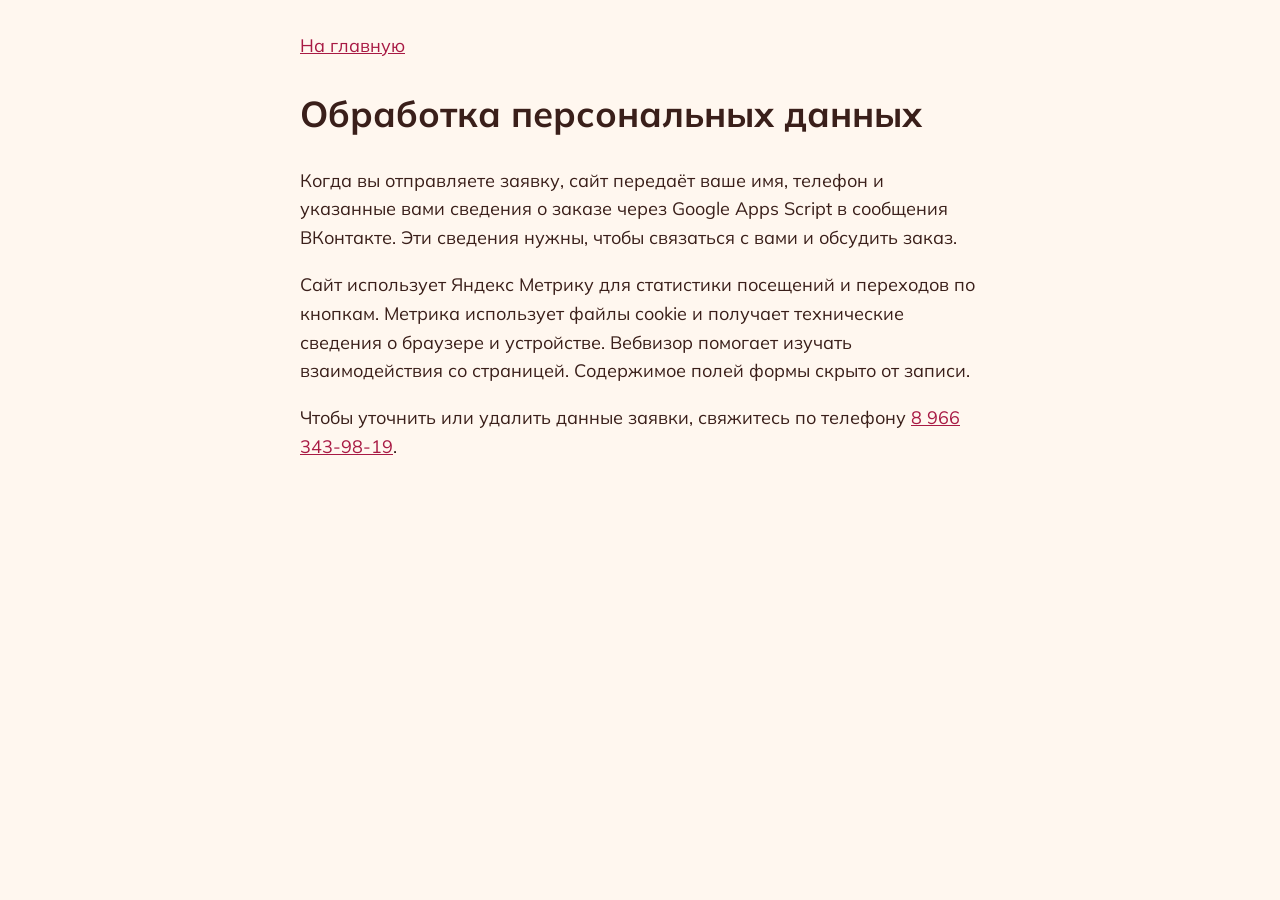
<file: privacy.html>
<!doctype html><html lang="ru"><head><meta charset="utf-8"><meta name="viewport" content="width=device-width,initial-scale=1"><title>Обработка данных | Торты на заказ</title><link rel="stylesheet" href="fonts/fonts.css?v=2"><style>body{font:18px/1.6 Mulish,sans-serif;max-width:680px;margin:auto;padding:32px 20px;background:#fff7ef;color:#3a1f1a}a{color:#a81a44}</style></head><body><main><a href="./">На главную</a><h1>Обработка персональных данных</h1><p>Когда вы отправляете заявку, сайт передаёт ваше имя, телефон и указанные вами сведения о заказе через Google Apps Script в сообщения ВКонтакте. Эти сведения нужны, чтобы связаться с вами и обсудить заказ.</p><p>Сайт использует Яндекс Метрику для статистики посещений и переходов по кнопкам. Метрика использует файлы cookie и получает технические сведения о браузере и устройстве. Вебвизор помогает изучать взаимодействия со страницей. Содержимое полей формы скрыто от записи.</p><p>Чтобы уточнить или удалить данные заявки, свяжитесь по телефону <a href="tel:+79663439819">8 966 343-98-19</a>.</p></main></body></html>
</file>
<file: fonts/fonts.css>
@font-face{font-family:'Mulish';font-style:normal;font-weight:400 800;font-display:swap;src:url(mulish-n-cyrillic.woff2) format('woff2');unicode-range:U+0301, U+0400-045F, U+0490-0491, U+04B0-04B1, U+2116}
@font-face{font-family:'Mulish';font-style:normal;font-weight:400 800;font-display:swap;src:url(mulish-n-latin-ext.woff2) format('woff2');unicode-range:U+0100-02BA, U+02BD-02C5, U+02C7-02CC, U+02CE-02D7, U+02DD-02FF, U+0304, U+0308, U+0329, U+1D00-1DBF, U+1E00-1E9F, U+1EF2-1EFF, U+2020, U+20A0-20AB, U+20AD-20C4, U+2113, U+2C60-2C7F, U+A720-A7FF}
@font-face{font-family:'Mulish';font-style:normal;font-weight:400 800;font-display:swap;src:url(mulish-n-latin.woff2) format('woff2');unicode-range:U+0000-00FF, U+0131, U+0152-0153, U+02BB-02BC, U+02C6, U+02DA, U+02DC, U+0304, U+0308, U+0329, U+2000-206F, U+20AC, U+2122, U+2191, U+2193, U+2212, U+2215, U+FEFF, U+FFFD}
@font-face{font-family:'Philosopher';font-style:italic;font-weight:700;font-display:swap;src:url(philosopher-i700-cyrillic.woff2) format('woff2');unicode-range:U+0301, U+0400-045F, U+0490-0491, U+04B0-04B1, U+2116}
@font-face{font-family:'Philosopher';font-style:italic;font-weight:700;font-display:swap;src:url(philosopher-i700-latin-ext.woff2) format('woff2');unicode-range:U+0100-02BA, U+02BD-02C5, U+02C7-02CC, U+02CE-02D7, U+02DD-02FF, U+0304, U+0308, U+0329, U+1D00-1DBF, U+1E00-1E9F, U+1EF2-1EFF, U+2020, U+20A0-20AB, U+20AD-20C4, U+2113, U+2C60-2C7F, U+A720-A7FF}
@font-face{font-family:'Philosopher';font-style:italic;font-weight:700;font-display:swap;src:url(philosopher-i700-latin.woff2) format('woff2');unicode-range:U+0000-00FF, U+0131, U+0152-0153, U+02BB-02BC, U+02C6, U+02DA, U+02DC, U+0304, U+0308, U+0329, U+2000-206F, U+20AC, U+2122, U+2191, U+2193, U+2212, U+2215, U+FEFF, U+FFFD}
@font-face{font-family:'Philosopher';font-style:normal;font-weight:400;font-display:swap;src:url(philosopher-n400-cyrillic.woff2) format('woff2');unicode-range:U+0301, U+0400-045F, U+0490-0491, U+04B0-04B1, U+2116}
@font-face{font-family:'Philosopher';font-style:normal;font-weight:400;font-display:swap;src:url(philosopher-n400-latin-ext.woff2) format('woff2');unicode-range:U+0100-02BA, U+02BD-02C5, U+02C7-02CC, U+02CE-02D7, U+02DD-02FF, U+0304, U+0308, U+0329, U+1D00-1DBF, U+1E00-1E9F, U+1EF2-1EFF, U+2020, U+20A0-20AB, U+20AD-20C4, U+2113, U+2C60-2C7F, U+A720-A7FF}
@font-face{font-family:'Philosopher';font-style:normal;font-weight:400;font-display:swap;src:url(philosopher-n400-latin.woff2) format('woff2');unicode-range:U+0000-00FF, U+0131, U+0152-0153, U+02BB-02BC, U+02C6, U+02DA, U+02DC, U+0304, U+0308, U+0329, U+2000-206F, U+20AC, U+2122, U+2191, U+2193, U+2212, U+2215, U+FEFF, U+FFFD}
@font-face{font-family:'Philosopher';font-style:normal;font-weight:700;font-display:swap;src:url(philosopher-n700-cyrillic.woff2) format('woff2');unicode-range:U+0301, U+0400-045F, U+0490-0491, U+04B0-04B1, U+2116}
@font-face{font-family:'Philosopher';font-style:normal;font-weight:700;font-display:swap;src:url(philosopher-n700-latin-ext.woff2) format('woff2');unicode-range:U+0100-02BA, U+02BD-02C5, U+02C7-02CC, U+02CE-02D7, U+02DD-02FF, U+0304, U+0308, U+0329, U+1D00-1DBF, U+1E00-1E9F, U+1EF2-1EFF, U+2020, U+20A0-20AB, U+20AD-20C4, U+2113, U+2C60-2C7F, U+A720-A7FF}
@font-face{font-family:'Philosopher';font-style:normal;font-weight:700;font-display:swap;src:url(philosopher-n700-latin.woff2) format('woff2');unicode-range:U+0000-00FF, U+0131, U+0152-0153, U+02BB-02BC, U+02C6, U+02DA, U+02DC, U+0304, U+0308, U+0329, U+2000-206F, U+20AC, U+2122, U+2191, U+2193, U+2212, U+2215, U+FEFF, U+FFFD}
</file>
<file: style.css>
:root{--cream:#fff7ef;--cream2:#fdeee4;--blush:#fbe3e6;--choc:#3a1f1a;--choc2:#5a3128;--rasp:#d7285a;--rasp2:#b81f4b;--mint:#2bb5ae;--mint-l:#e3f6f4;--ink:#2b1915;--mute:#7a5f58;--line:#ecd8cc;--r:22px;--sh:0 14px 34px -14px rgba(58,31,26,.35);--sh2:0 22px 48px -18px rgba(58,31,26,.45)}
*{box-sizing:border-box}
html{scroll-behavior:smooth;scroll-padding-top:76px}
body{margin:0;font-family:'Mulish',system-ui,sans-serif;font-size:16px;line-height:1.55;color:var(--ink);background:var(--cream);-webkit-font-smoothing:antialiased}
img{max-width:100%;display:block}
a{color:inherit}
h1,h2,h3{font-family:'Philosopher',Georgia,serif;font-weight:700;line-height:1.08;margin:0}
h2{font-size:clamp(30px,4.2vw,48px)}
h2 em,h1 em{font-style:italic;color:var(--rasp)}
.wrap{max-width:1180px;margin:0 auto;padding:0 20px}
.kicker{display:inline-flex;align-items:center;gap:8px;font-weight:800;font-size:13px;letter-spacing:.14em;text-transform:uppercase;color:var(--rasp);margin-bottom:12px}
.kicker:before{content:"";width:22px;height:8px;border-radius:8px;background:radial-gradient(circle at 4px 4px,var(--rasp) 3.5px,transparent 4px),radial-gradient(circle at 18px 4px,var(--mint) 3.5px,transparent 4px)}
.lead{color:var(--mute);font-size:18px;max-width:620px;margin:14px 0 0}
.sec{padding:84px 0;position:relative}
.sec-head{display:flex;justify-content:space-between;align-items:end;gap:24px;margin-bottom:36px;flex-wrap:wrap}
.btn{display:inline-flex;align-items:center;justify-content:center;gap:10px;border:0;border-radius:999px;padding:15px 26px;font:800 16px 'Mulish',sans-serif;cursor:pointer;text-decoration:none;transition:transform .2s,box-shadow .2s,background .2s}
.btn:hover{transform:translateY(-2px)}
.btn-r{background:var(--rasp);color:#fff;box-shadow:0 12px 26px -10px rgba(215,40,90,.7)}
.btn-r:hover{background:var(--rasp2)}
.btn-w{background:#fff;color:var(--choc);box-shadow:var(--sh)}
.btn-o{background:transparent;color:inherit;border:2px solid currentColor}
.btn svg{width:20px;height:20px}
.mockup{background:var(--choc);color:#ffd9e2;text-align:center;font-size:13px;padding:7px 12px;font-weight:600}

/* header */
.hdr{position:sticky;top:0;z-index:30;background:rgba(255,247,239,.92);backdrop-filter:blur(10px);border-bottom:1px solid var(--line)}
.hdr .wrap{display:flex;align-items:center;gap:22px;height:68px}
.logo{display:flex;align-items:center;gap:10px;text-decoration:none;font-family:'Philosopher',serif;font-weight:700;font-size:22px;line-height:1}
.logo small{display:block;font:600 12px 'Mulish',sans-serif;color:var(--mute);margin-top:3px}
.logo svg{width:40px;height:40px;flex:none}
.nav{display:flex;gap:22px;margin-left:auto}
.nav a{text-decoration:none;font-weight:700;font-size:15px;color:var(--choc2)}
.nav a:hover{color:var(--rasp)}
.hdr .btn{padding:11px 18px;font-size:14px}
.burger{display:none;margin-left:auto;width:44px;height:44px;border:0;border-radius:12px;background:#fff;box-shadow:var(--sh);cursor:pointer}
.burger span{display:block;width:20px;height:2px;background:var(--choc);margin:4px auto;border-radius:2px}
.mnav{position:fixed;inset:68px 0 auto 0;background:var(--cream);z-index:29;padding:16px 20px 24px;box-shadow:var(--sh2);display:grid;gap:4px}
.mnav a{padding:12px 4px;font-weight:800;text-decoration:none;border-bottom:1px solid var(--line)}
.mnav[hidden]{display:none}

/* hero */
.hero{position:relative;overflow:hidden;padding:56px 0 110px;background:
 radial-gradient(600px 420px at 88% 12%,rgba(43,181,174,.18),transparent 70%),
 radial-gradient(520px 380px at 10% 90%,rgba(215,40,90,.14),transparent 70%),
 linear-gradient(180deg,#fff9f3,var(--cream2))}
.hero:before{content:"";position:absolute;inset:0;background-image:radial-gradient(circle,rgba(215,40,90,.22) 1.6px,transparent 2px),radial-gradient(circle,rgba(43,181,174,.22) 1.6px,transparent 2px);background-size:46px 46px,46px 46px;background-position:0 0,23px 23px;mask-image:linear-gradient(90deg,transparent,#000 30%,transparent 70%);opacity:.6;pointer-events:none}
.hero .wrap{display:grid;grid-template-columns:1.05fr .95fr;gap:48px;align-items:center;position:relative}
.hero h1{font-size:clamp(40px,6vw,72px)}
.hero .lead{font-size:19px}
.hero-cta{display:flex;gap:12px;flex-wrap:wrap;margin:28px 0 26px}
.chips{display:grid;grid-template-columns:repeat(4,auto);gap:10px;justify-content:start}
.chip{background:#fff;border-radius:16px;padding:10px 14px;box-shadow:var(--sh);border:1px solid #f3e2d8}
.chip b{display:block;font-family:'Philosopher',serif;font-size:24px;line-height:1;color:var(--choc)}
.chip span{font-size:12.5px;color:var(--mute);font-weight:700}
.hero-pics{position:relative;height:560px}
.hp-main{position:absolute;right:30px;top:0;width:74%;height:92%;border-radius:200px 200px 28px 28px;overflow:hidden;border:10px solid #fff;box-shadow:var(--sh2)}
.hp-main img{width:100%;height:100%;object-fit:cover}
.hp-a,.hp-b{position:absolute;border-radius:50%;overflow:hidden;border:7px solid #fff;box-shadow:var(--sh2)}
.hp-a{width:190px;height:190px;left:0;top:60px}
.hp-b{width:160px;height:160px;left:40px;bottom:0}
.hp-a img,.hp-b img{width:100%;height:100%;object-fit:cover}
.hp-tag{position:absolute;right:0;bottom:70px;background:var(--choc);color:#fff;border-radius:18px;padding:14px 18px;box-shadow:var(--sh2);font-weight:700;font-size:14px;max-width:200px}
.hp-tag b{display:block;font-family:'Philosopher',serif;font-size:20px;color:#ffd0db}

/* drips */
.drip{position:absolute;left:0;right:0;height:56px;pointer-events:none;z-index:2}
.drip svg{width:100%;height:100%;display:block}
.drip.top{top:-1px}
.drip.bot{bottom:-1px;transform:scaleY(-1)}

/* benefits */
.ben{position:relative;background:var(--choc);color:#fff;padding:96px 0 70px}
.ben .grid{display:grid;grid-template-columns:repeat(4,1fr);gap:18px}
.ben-i{display:flex;gap:14px;align-items:flex-start;padding:20px;border-radius:var(--r);background:rgba(255,255,255,.06);border:1px solid rgba(255,255,255,.1)}
.ben-i svg{width:44px;height:44px;flex:none;padding:10px;border-radius:14px;background:var(--rasp);color:#fff}
.ben-i:nth-child(even) svg{background:var(--mint)}
.ben-i b{display:block;font-size:16px;margin-bottom:3px}
.ben-i span{font-size:14px;color:#e9cfc8}

/* catalog */
.filters{display:flex;gap:8px;flex-wrap:wrap}
.filters button{border:2px solid var(--line);background:#fff;border-radius:999px;padding:9px 16px;font:800 14px 'Mulish',sans-serif;color:var(--choc2);cursor:pointer}
.filters button.on{background:var(--choc);border-color:var(--choc);color:#fff}
.cards{display:grid;grid-template-columns:repeat(3,1fr);gap:22px}
.card{background:#fff;border-radius:var(--r);overflow:hidden;box-shadow:var(--sh);transition:transform .25s,box-shadow .25s;cursor:pointer;display:flex;flex-direction:column;border:0;padding:0;text-align:left;font:inherit;color:inherit}
.card:hover{transform:translateY(-6px);box-shadow:var(--sh2)}
.card .ph{aspect-ratio:4/3.4;overflow:hidden;position:relative;background:var(--cream2)}
.card .ph img{width:100%;height:100%;object-fit:cover;transition:transform .5s}
.card:hover .ph img{transform:scale(1.05)}
.badge{position:absolute;left:12px;top:12px;background:var(--mint);color:#fff;font-weight:800;font-size:12px;border-radius:999px;padding:5px 11px}
.badge.r{background:var(--rasp)}
.card .bd{padding:16px 18px 18px;display:flex;flex-direction:column;gap:6px;flex:1}
.card h3{font-size:22px}
.card p{margin:0;color:var(--mute);font-size:14.5px;flex:1}
.card .row{display:flex;justify-content:space-between;align-items:center;margin-top:8px}
.price{font-weight:800;font-size:18px;color:var(--choc)}
.price small{font-weight:700;color:var(--mute);font-size:13px}
.more{width:38px;height:38px;border-radius:50%;background:var(--blush);color:var(--rasp);display:grid;place-items:center;font-weight:800;font-size:20px}
.note{margin-top:22px;font-size:14px;color:var(--mute);text-align:center}

/* fillings */
.fill{background:var(--blush)}
.fgrid{display:grid;grid-template-columns:repeat(3,1fr);gap:20px}
.f{background:#fff;border-radius:var(--r);padding:0 0 20px;box-shadow:var(--sh);overflow:hidden;transition:transform .25s}
.f:hover{transform:translateY(-4px)}
.layers{height:86px;display:flex;flex-direction:column;position:relative}
.layers i{flex:1}
.layers:after{content:"";position:absolute;left:0;right:0;bottom:-1px;height:14px;background:radial-gradient(circle at 12px 0,transparent 11px,#fff 12px) 0 0/24px 14px repeat-x}
.f h3{font-size:24px;padding:14px 20px 6px}
.f p{margin:0 20px;font-size:14.5px;color:var(--mute)}
.f .tag{display:inline-block;margin:12px 20px 0;font-size:12px;font-weight:800;color:var(--rasp);background:var(--blush);border-radius:999px;padding:4px 10px}

/* slicer */
.slicer{position:relative;background:var(--choc);color:#fff;padding:120px 0 120px}
.slicer .kicker{color:#ff9fb7}
.slicer .lead{color:#e9cfc8}
.sl{display:grid;grid-template-columns:1fr 1fr;gap:50px;align-items:center}
.sl-vis{position:relative;aspect-ratio:1;max-width:440px;margin:0 auto;width:100%}
.sl-vis svg{width:100%;height:100%;filter:drop-shadow(0 30px 40px rgba(0,0,0,.45))}
.sl-num{position:absolute;inset:0;display:grid;place-items:center;pointer-events:none;text-align:center}
.sl-num div{background:rgba(58,31,26,.82);border-radius:50%;width:120px;height:120px;display:grid;place-content:center}
.sl-num b{font-family:'Philosopher',serif;font-size:44px;line-height:1}
.sl-num span{font-size:12px;font-weight:700;color:#f6cbd6}
.sl-ctl{background:rgba(255,255,255,.06);border:1px solid rgba(255,255,255,.12);border-radius:28px;padding:28px}
.sl-ctl label{font-weight:800;display:flex;justify-content:space-between}
.sl-ctl output{color:#ff9fb7}
input[type=range]{width:100%;accent-color:var(--rasp);margin:14px 0 6px;height:28px}
.sl-steps{display:flex;justify-content:space-between;font-size:12px;color:#c9aaa2}
.seg{display:flex;gap:8px;margin:18px 0 6px;flex-wrap:wrap}
.seg button{flex:1;min-width:90px;border:2px solid rgba(255,255,255,.2);background:transparent;color:#fff;border-radius:14px;padding:10px;font:800 14px 'Mulish',sans-serif;cursor:pointer}
.seg button.on{background:#fff;color:var(--choc);border-color:#fff}
.sl-res{display:grid;grid-template-columns:repeat(3,1fr);gap:10px;margin:22px 0}
.sl-res div{background:rgba(0,0,0,.2);border-radius:16px;padding:14px}
.sl-res b{display:block;font-family:'Philosopher',serif;font-size:26px;color:#fff}
.sl-res span{font-size:12.5px;color:#d9bab2;font-weight:700}
.sl-hint{font-size:13px;color:#c9aaa2;margin:12px 0 0}

/* steps */
.steps{display:grid;grid-template-columns:repeat(4,1fr);gap:18px;counter-reset:s}
.step{background:#fff;border-radius:var(--r);padding:24px 22px;box-shadow:var(--sh);position:relative}
.step:before{counter-increment:s;content:counter(s);font-family:'Philosopher',serif;font-size:56px;line-height:1;color:var(--blush);position:absolute;right:18px;top:10px}
.step svg{width:46px;height:46px;color:var(--rasp);margin-bottom:12px}
.step h3{font-size:22px;margin-bottom:6px}
.step p{margin:0;color:var(--mute);font-size:14.5px}

/* gallery */
.gal{display:grid;grid-template-columns:repeat(4,1fr);gap:12px}
.gal button{border:0;padding:0;border-radius:18px;overflow:hidden;aspect-ratio:1;cursor:zoom-in;box-shadow:var(--sh);background:var(--cream2)}
.gal button:nth-child(1){grid-column:span 2;grid-row:span 2}
.gal img{width:100%;height:100%;object-fit:cover;transition:transform .4s}
.gal button:hover img{transform:scale(1.06)}

/* delivery */
.dlv{background:var(--mint-l)}
.dgrid{display:grid;grid-template-columns:repeat(3,1fr);gap:20px}
.d{background:#fff;border-radius:var(--r);padding:26px;box-shadow:var(--sh)}
.d svg{width:48px;height:48px;color:var(--mint);margin-bottom:12px}
.d h3{font-size:24px;margin-bottom:8px}
.d ul{margin:0;padding-left:18px;color:var(--mute);font-size:15px}
.d li{margin:4px 0}

/* reviews */
.rev{display:grid;grid-template-columns:1.1fr .9fr;gap:26px;align-items:stretch}
.rev-box{background:#fff;border-radius:var(--r);padding:30px;box-shadow:var(--sh);border:2px dashed var(--line)}
.stars{color:#f2a516;font-size:22px;letter-spacing:3px}
.rev-box h3{font-size:26px;margin:8px 0}
.rev-box p{color:var(--mute);margin:0 0 18px}
.rev-side{background:var(--rasp);color:#fff;border-radius:var(--r);padding:30px;box-shadow:var(--sh2);display:flex;flex-direction:column;justify-content:space-between;gap:16px}
.rev-side h3{font-size:28px}
.rev-side p{margin:0;color:#ffe1e8}

/* faq */
.faq{max-width:860px;margin:0 auto;display:grid;gap:12px}
details{background:#fff;border-radius:18px;box-shadow:var(--sh);padding:0 22px}
summary{cursor:pointer;list-style:none;font-weight:800;font-size:17px;padding:19px 30px 19px 0;position:relative}
summary::-webkit-details-marker{display:none}
summary:after{content:"+";position:absolute;right:0;top:12px;font-size:28px;color:var(--rasp);transition:transform .2s}
details[open] summary:after{transform:rotate(45deg)}
details p{margin:0 0 18px;color:var(--mute)}

/* order */
.order{background:linear-gradient(135deg,var(--rasp),#a81a44);color:#fff;padding:120px 0 90px;overflow:hidden}
.order:before{content:"";position:absolute;inset:0;background-image:radial-gradient(circle,rgba(255,255,255,.14) 2px,transparent 2.5px);background-size:34px 34px;pointer-events:none}
.ord{display:grid;grid-template-columns:.9fr 1.1fr;gap:44px;align-items:start;position:relative}
.order .kicker{color:#ffd0db}
.order .kicker:before{background:radial-gradient(circle at 4px 4px,#fff 3.5px,transparent 4px),radial-gradient(circle at 18px 4px,var(--mint) 3.5px,transparent 4px)}
.order .lead{color:#ffe1e8}
.contacts{display:grid;gap:12px;margin-top:26px}
.contacts a{display:flex;align-items:center;gap:14px;background:rgba(255,255,255,.12);border:1px solid rgba(255,255,255,.22);border-radius:18px;padding:14px 18px;text-decoration:none;font-weight:800}
.contacts a span{display:block;font-weight:600;font-size:13px;color:#ffd6e0}
.contacts svg{width:38px;height:38px;flex:none;background:#fff;color:var(--rasp);border-radius:12px;padding:8px}
form.fl{background:#fff;color:var(--ink);border-radius:28px;padding:30px;box-shadow:0 30px 60px -24px rgba(0,0,0,.5);display:grid;grid-template-columns:1fr 1fr;gap:14px}
.fl label{display:grid;gap:6px;font-weight:800;font-size:14px}
.fl .full{grid-column:1/-1}
.fl input:not([type=checkbox]):not([type=radio]),.fl select,.fl textarea{width:100%;border:2px solid var(--line);border-radius:14px;padding:12px 14px;font:600 16px 'Mulish',sans-serif;color:var(--ink);background:var(--cream)}
.fl textarea{min-height:90px;resize:vertical}
.fl input:focus,.fl select:focus,.fl textarea:focus{outline:none;border-color:var(--rasp)}
.fl .hp{position:absolute;left:0;top:0;width:1px;height:1px;opacity:0;overflow:hidden}
.agree{display:flex!important;gap:10px;align-items:flex-start;font-weight:600!important;font-size:13px!important;color:var(--mute)}
.agree input{width:18px;height:18px;margin-top:2px;accent-color:var(--rasp)}
.fl .btn{width:100%}
.err{color:var(--rasp2);font-weight:800;font-size:14px;min-height:1px}
.ok,.fb{border-radius:16px;padding:16px;font-weight:700}
.ok{background:var(--mint-l);color:#0f6d68}
.fb{background:var(--blush);color:var(--choc)}
.fb a{color:var(--rasp);font-weight:800}

footer{background:var(--choc);color:#e9cfc8;padding:110px 0 40px;font-size:14px;position:relative}
.ft{display:flex;justify-content:space-between;gap:30px;flex-wrap:wrap;align-items:flex-start}
footer .logo{color:#fff}
footer .logo small{color:#c9aaa2}
footer a{color:#fff}
.mockup-note{margin-top:26px;padding-top:20px;border-top:1px solid rgba(255,255,255,.12);font-size:13px;color:#b8978f}

/* dialog */
dialog{border:0;border-radius:26px;padding:0;max-width:860px;width:calc(100% - 28px);box-shadow:var(--sh2);color:var(--ink)}
dialog::backdrop{background:rgba(43,25,21,.6);backdrop-filter:blur(3px)}
.dg{display:grid;grid-template-columns:1fr 1fr}
.dg img{width:100%;height:100%;max-height:560px;object-fit:cover}
.dg .in{padding:30px;display:flex;flex-direction:column;gap:12px}
.dg h3{font-size:32px}
.dg p{margin:0;color:var(--mute)}
.dg ul{margin:0;padding-left:18px;color:var(--mute)}
.x{position:absolute;right:12px;top:12px;width:42px;height:42px;border-radius:50%;border:0;background:#fff;box-shadow:var(--sh);font-size:24px;cursor:pointer;z-index:2}
.lb img{width:100%;max-height:85vh;object-fit:contain;background:#111}

.fab{position:fixed;right:16px;bottom:16px;z-index:25;display:none}

@media (max-width:1000px){
 .chips{grid-template-columns:repeat(2,auto)}
 .ben .grid,.steps{grid-template-columns:repeat(2,1fr)}
 .cards,.fgrid,.dgrid{grid-template-columns:repeat(2,1fr)}
 .gal{grid-template-columns:repeat(3,1fr)}
}
@media (max-width:900px){
 .nav,.hdr .btn{display:none}
 .burger{display:block}
 .hero .wrap,.sl,.ord,.rev{grid-template-columns:1fr}
 .hero{padding:30px 0 90px}
 .hero-pics{height:420px;max-width:460px;width:100%;margin:0 auto}
 .dg{display:block}
 .dg img{max-height:320px;height:320px}
 .fab{display:inline-flex}
}
@media (max-width:600px){
 body{font-size:15px}
 .sec{padding:62px 0}
 .wrap{padding:0 16px}
 .lead,.hero .lead{font-size:16px}
 .chips{grid-template-columns:1fr 1fr;gap:8px}
 .chip{padding:9px 11px}
 .chip b{font-size:20px}
 .hero-pics{height:380px}
 .hp-main{right:0;width:78%;border-width:7px}
 .hp-a{width:130px;height:130px;top:30px}
 .hp-b{width:112px;height:112px;left:10px}
 .hp-tag{bottom:40px;font-size:12px;padding:10px 12px;max-width:160px}
 .ben{padding:80px 0 56px}
 .ben .grid{gap:10px}
 .ben-i{flex-direction:column;padding:14px;gap:8px}
 .ben-i span{font-size:13px}
 .cards,.fgrid{gap:12px}
 .card .bd{padding:12px}
 .card h3{font-size:18px}
 .card p{font-size:13px}
 .price{font-size:15px}
 .more{display:none}
 .fgrid{grid-template-columns:1fr 1fr}
 .f h3{font-size:19px;padding:12px 12px 4px}
 .f p{margin:0 12px;font-size:13px}
 .f .tag{margin:10px 12px 0}
 .layers{height:60px}
 .dgrid{grid-template-columns:1fr}
 .steps{grid-template-columns:1fr 1fr;gap:10px}
 .step{padding:16px 14px}
 .step:before{font-size:40px}
 .step svg{width:34px;height:34px;margin-bottom:8px}
 .step h3{font-size:18px}
 .step p{font-size:13px}
 .gal{grid-template-columns:repeat(2,1fr)}
 .sl-res{gap:8px}
 .sl-res div{padding:12px 10px}
 .sl-res b{font-size:18px;white-space:nowrap}
 .sl-ctl{padding:20px}
 form.fl{grid-template-columns:1fr;padding:20px}
 .slicer,.order{padding:96px 0}
 .hdr .wrap{height:62px}
 .mnav{top:62px}
 .logo{font-size:19px}
}

/* brighter hero 22.11 */
.hero{background:
 radial-gradient(circle at 90% 10%,#ffe066 0 80px,transparent 81px),
 radial-gradient(circle at 4% 92%,#7fe0d8 0 110px,transparent 111px),
 linear-gradient(125deg,#ffe3ec 0%,#ffb3cb 48%,#b5efe9 100%)}
.hero:before{background-image:radial-gradient(circle,rgba(255,255,255,.75) 1.8px,transparent 2.2px),radial-gradient(circle,rgba(255,255,255,.55) 1.6px,transparent 2px);mask-image:none;opacity:1}
.hero h1 em{background:linear-gradient(transparent 62%,#ffe066 62% 92%,transparent 92%);padding:0 .05em}
.hero .lead{color:#4a2a2a}

.applying-data body{visibility:hidden}
.card[hidden],#submit[hidden]{display:none}
.layers img{width:100%;height:100%;object-fit:cover}
.f .price{display:block;margin:10px 20px 0}
#reviewList:not([hidden]){display:grid;gap:16px;margin-top:20px}
[data-phone],[data-group]{display:contents!important;color:inherit!important;font:inherit!important}
.master-entry{margin:22px 0 0;font-size:13px}
[data-tk],.card,.f,.rev-box,.faq,.d{overflow-wrap:anywhere}
</file>
